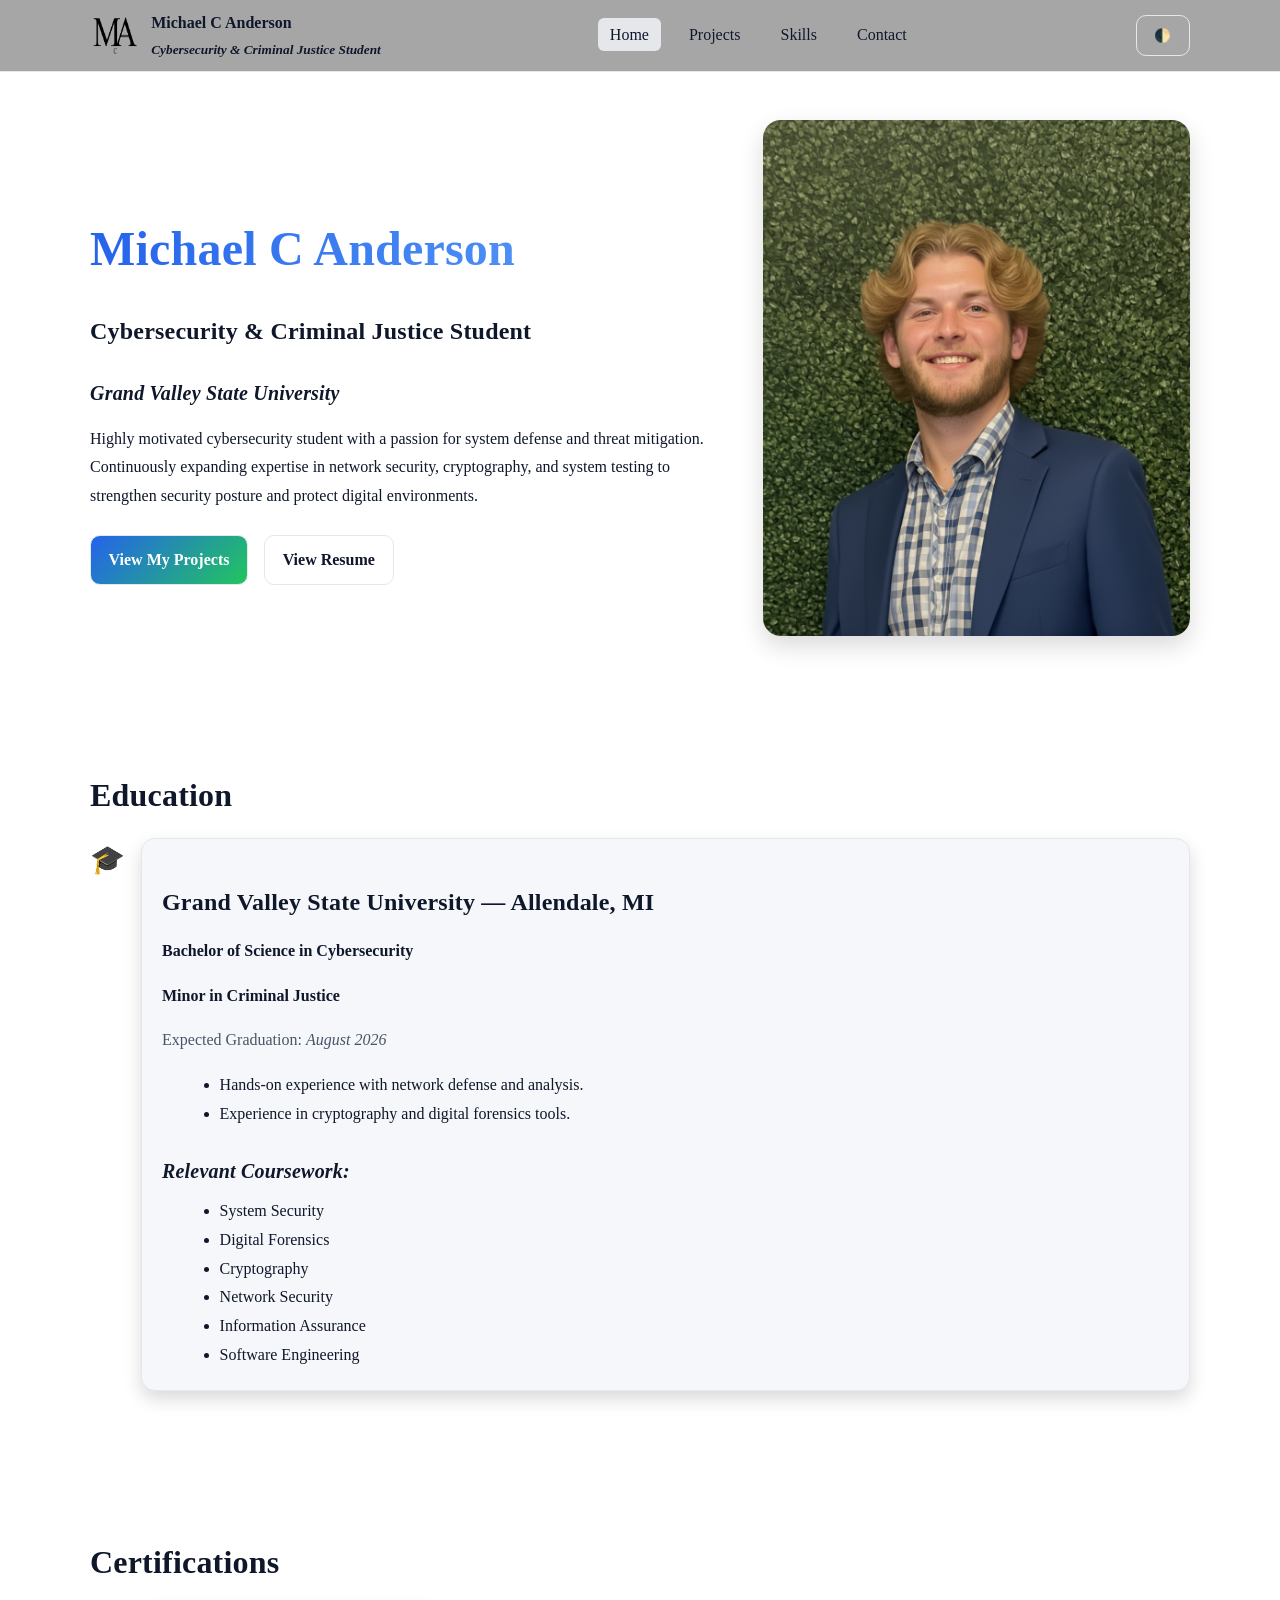
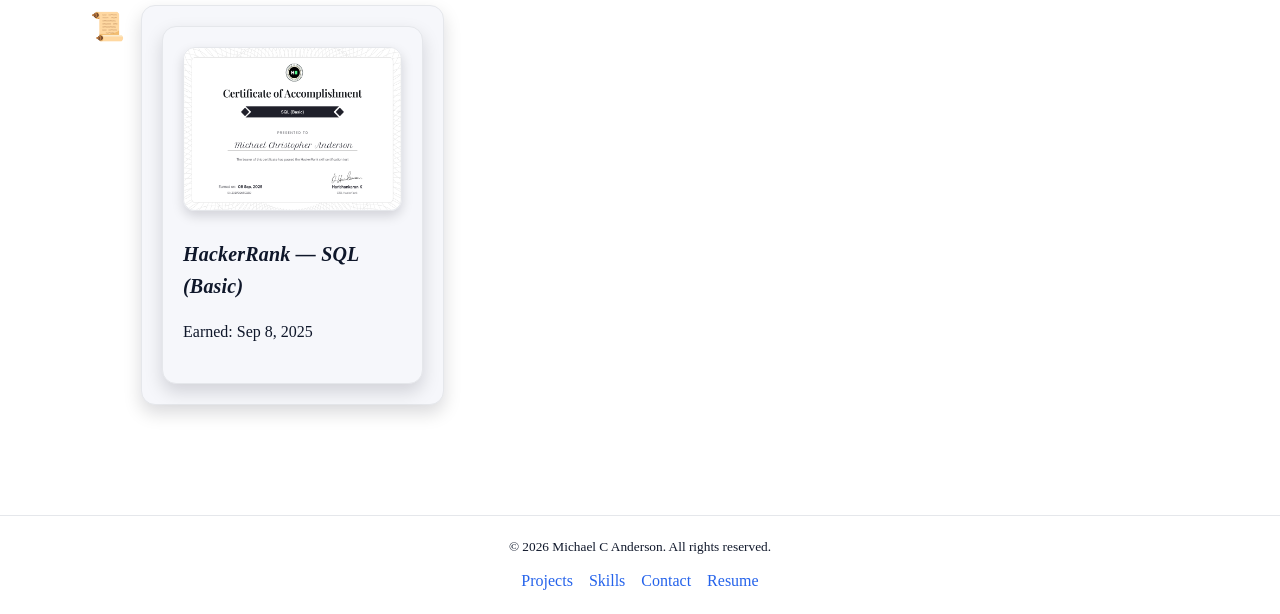
<file: index.html>
<!DOCTYPE html>
<html lang="en">
  <head>
    <meta charset="UTF-8" />
    <meta name="viewport" content="width=device-width, initial-scale=1.0" />
    <meta name="description" content="Michael C Anderson - Resume Portfolio showcasing projects, skills, and accomplishments" />
    <title>Michael C Anderson | Professional Portfolio</title>
    <link rel="stylesheet" href="styles.css" />
  </head>
  <body>
    <!-- ===== Header ===== -->
    <header class="header">
      <nav class="nav container">
        <a class="logo" href="index.html" aria-label="Home">
          <img src="assets/McA logo.png" alt="Michael Anderson Logo" width="50" height="50" />
          <span>
            Michael C Anderson<br />
            <small><em>Cybersecurity & Criminal Justice Student</em></small>
          </span>
        </a>
        <button class="nav-toggle" id="navToggle" aria-label="Toggle navigation">☰</button>
        <ul class="nav-links" id="navLinks">
          <li><a href="index.html" class="active">Home</a></li>
          <li><a href="projects.html">Projects</a></li>
          <li><a href="skills.html">Skills</a></li>
          <li><a href="contact.html">Contact</a></li>
        </ul>
        <button class="btn outline" id="themeToggle" aria-label="Toggle dark mode">🌓</button>
      </nav>
    </header>

    <!-- ===== Hero Section ===== -->
    <main>
      <section class="hero container" id="hero">
        <div class="hero-content">
          <h1 class="gradient-text">Michael C Anderson</h1>
          <h3>Cybersecurity & Criminal Justice Student</h3>
          <h4><em>Grand Valley State University</em></h4>
          <p>
            Highly motivated cybersecurity student with a passion for system defense and threat mitigation. Continuously expanding expertise in network security, cryptography, and system testing to strengthen security posture and protect digital environments.
          </p>
          <div class="actions">
            <a class="btn primary" href="projects.html">View My Projects</a>
            <a class="btn outline" href="assets/MichaelAnderson_Resume.pdf" target="_blank">View Resume</a>
          </div>
        </div>
        <div class="hero-visual">
          <img src="assets/ANDERSON_Finalized_Headshot.jpg" alt="Photo of Michael Anderson" class="headshot" />
        </div>
      </section>

      <!-- ===== Education ===== -->
      <section class="section container" id="education">
        <h2>Education</h2>
        <div class="edu-timeline">
          <div class="edu-item">
            <div class="edu-icon">🎓</div>
            <div class="edu-content card">
              <h3>Grand Valley State University — Allendale, MI</h3>
              <p><strong>Bachelor of Science in Cybersecurity</strong></p>
              <p><strong>Minor in Criminal Justice</strong></p>
              <p class="edu-date">Expected Graduation: <em>August 2026</em></p>
              <ul class="edu-highlights">
                <li>Hands-on experience with network defense and analysis.</li>
                <li>Experience in cryptography and digital forensics tools.</li>
              </ul>
              <h4 class="coursework-title">Relevant Coursework:</h4>
              <ul class="coursework-list">
                <li>System Security</li>
                <li>Digital Forensics</li>
                <li>Cryptography</li>
                <li>Network Security</li>
                <li>Information Assurance</li>
                <li>Software Engineering</li>
              </ul>
            </div>
          </div>
        </div>
      </section>

      <!-- ===== Certifications ===== -->
      <section class="section container" id="certifications">
        <h2>Certifications</h2>
        <div class="grid">
          <div class="edu-item">
            <div class="edu-icon">📜</div>
            <div class="edu-content card">
              <article class="card">
                <a href="assets/certs/SQL Basics Certificate.png" target="_blank" rel="noopener">
                  <img
                    src="assets/certs/SQL Basics Certificate.png"
                    alt="HackerRank Certificate: SQL (Basic) - Michael Christopher Anderson"
                    class="cert-image"
                  />
                </a>
                <h4><em>HackerRank — SQL (Basic)</em></h4>
                <p>Earned: Sep 8, 2025</p>
              </article>
            </div>
          </div>
        </div>
      </section>
    </main>

    <!-- ===== Footer ===== -->
    <footer class="footer">
      <div class="container footer-inner">
        <small>© <span id="year"></span> Michael C Anderson. All rights reserved.</small>
        <nav aria-label="Footer">
          <a href="projects.html">Projects</a>
          <a href="skills.html">Skills</a>
          <a href="contact.html">Contact</a>
          <a href="assets/MichaelAnderson_Resume.pdf" target="_blank">Resume</a>
        </nav>
      </div>
    </footer>

    <script src="script.js"></script>
  </body>
</html>
</file>
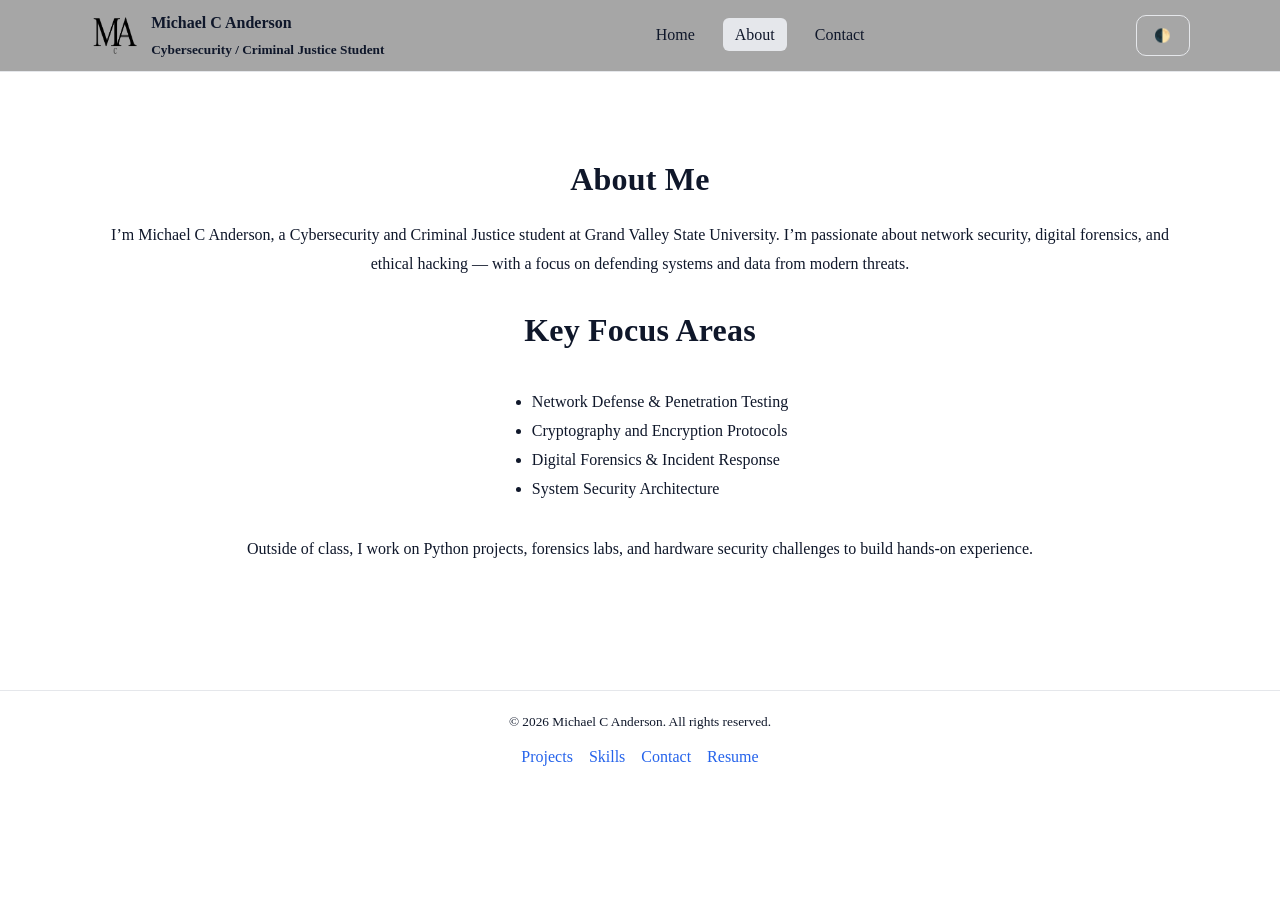
<file: about.html>
<!DOCTYPE html>
<html lang="en">
  <head>
    <meta charset="UTF-8" />
    <meta name="viewport" content="width=device-width, initial-scale=1.0" />
    <title>About — Michael C Anderson Portfolio</title>
    <link rel="stylesheet" href="styles.css" />
  </head>

  <body>
    <header class="header">
      <nav class="nav container">
        <a class="logo" href="index.html">
          <img src="assets/McA logo.png" alt="Michael Anderson Logo" width="50" height="50" />
          <span>
            Michael C Anderson<br />
            <small>Cybersecurity / Criminal Justice Student</small>
          </span>
        </a>

        <button class="nav-toggle" id="navToggle" aria-expanded="false" aria-label="Open menu">☰</button>
        <ul class="nav-links" id="navLinks">
          <li><a href="index.html">Home</a></li>
          <li><a href="about.html" class="active">About</a></li>
          <li><a href="contact.html">Contact</a></li>
        </ul>
        <button class="btn outline" id="themeToggle" aria-label="Toggle dark mode">🌓</button>
      </nav>
    </header>

    <main class="container section" style="text-align:center;">
      <h1>About Me</h1>
      <p>
        I’m Michael C Anderson, a Cybersecurity and Criminal Justice student at Grand Valley State University.
        I’m passionate about network security, digital forensics, and ethical hacking — with a focus on defending systems and data from modern threats.
      </p>

      <h2>Key Focus Areas</h2>
      <ul class="list" style="display:inline-block;text-align:left;">
        <li>Network Defense & Penetration Testing</li>
        <li>Cryptography and Encryption Protocols</li>
        <li>Digital Forensics & Incident Response</li>
        <li>System Security Architecture</li>
      </ul>

      <p>Outside of class, I work on Python projects, forensics labs, and hardware security challenges to build hands-on experience.</p>
    </main>

    <footer class="footer">
      <div class="container footer-inner">
        <small>© <span id="year"></span> Michael C Anderson. All rights reserved.</small>
        <nav aria-label="Footer">
          <a href="projects.html">Projects</a>
          <a href="skills.html">Skills</a>
          <a href="contact.html">Contact</a>
          <a href="assets/MichaelAnderson_Resume.pdf" target="_blank">Resume</a>
        </nav>
      </div>
    </footer>

    <script src="script.js"></script>
  </body>
</html>
</file>
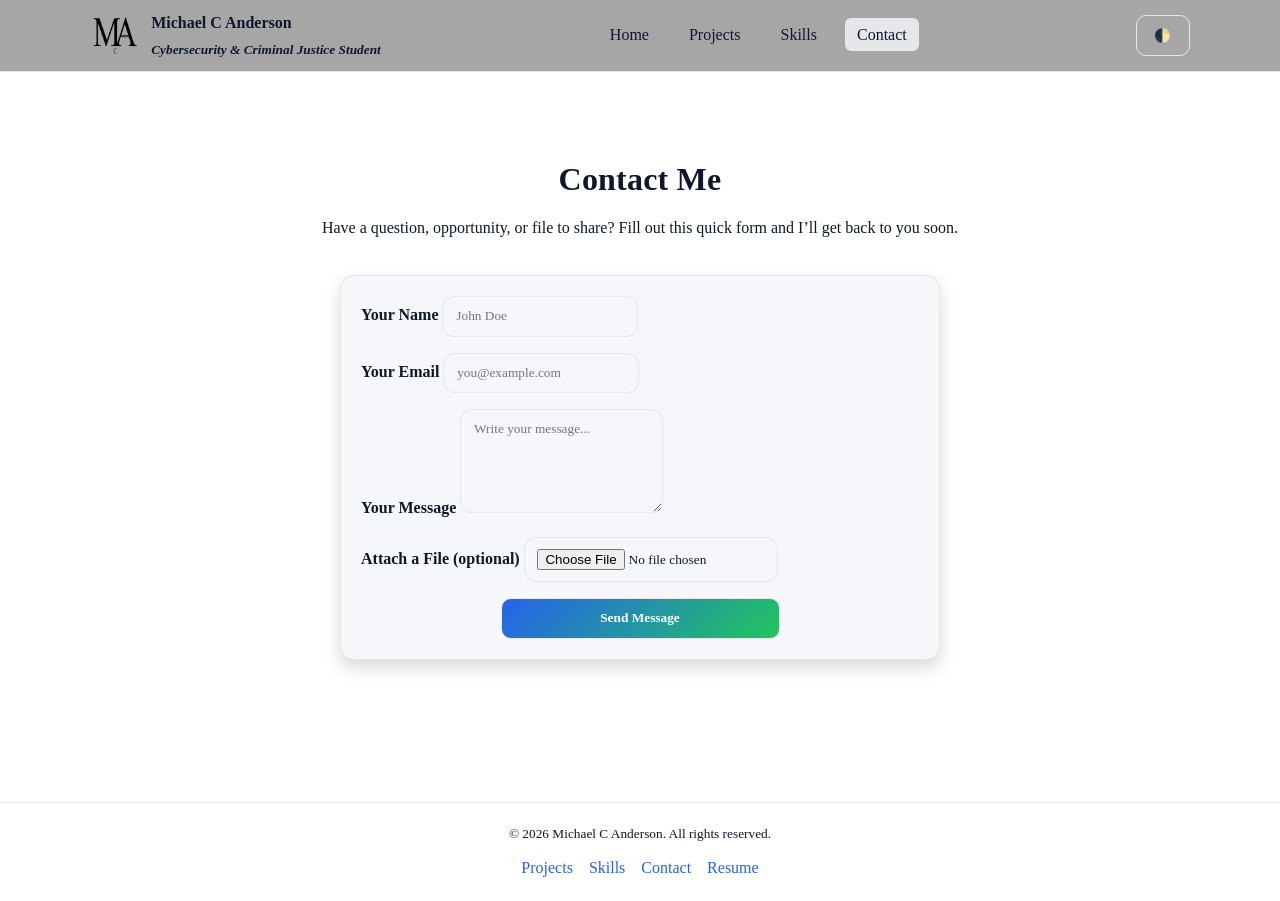
<file: contact.html>
<!DOCTYPE html>
<html lang="en">
<head>
    <meta charset="UTF-8" />
    <meta name="viewport" content="width=device-width, initial-scale=1.0" />
    <meta name="description" content="Contact Michael C Anderson — Cybersecurity & Criminal Justice Student at Grand Valley State University" />
    <title>Contact — Michael C Anderson</title>
    <link rel="stylesheet" href="styles.css" />
</head>

<body>
    <!-- ===== Header ===== -->
    <header class="header">
        <nav class="nav container">
            <a class="logo" href="index.html" aria-label="Home">
                <img src="assets/McA logo.png" alt="Michael Anderson Logo" width="50" height="50" />
                <span>
                    Michael C Anderson<br />
                    <small><em>Cybersecurity & Criminal Justice Student</em></small>
                </span>
            </a>
            <button class="nav-toggle" id="navToggle" aria-label="Toggle navigation">☰</button>
            <ul class="nav-links" id="navLinks">
                <li><a href="index.html">Home</a></li>
                <li><a href="projects.html">Projects</a></li>
                <li><a href="skills.html">Skills</a></li>
                <li><a href="contact.html" class="active">Contact</a></li>
            </ul>
            <button class="btn outline" id="themeToggle" aria-label="Toggle dark mode">🌓</button>
        </nav>
    </header>

    <!-- ===== Contact Section ===== -->
    <main class="container section">
        <h1 style="text-align:center;">Contact Me</h1>
        <p style="text-align:center; max-width:650px; margin:auto;">
            Have a question, opportunity, or file to share? Fill out this quick form and I’ll get back to you soon.
        </p>

        <form class="card contact-form" id="contactForm" action="https://formspree.io/f/xkgqvkoe" method="POST" enctype="multipart/form-data" style="max-width:600px;margin:2rem auto;display:flex;flex-direction:column;gap:1rem;">
            <label>
                <strong>Your Name</strong>
                <input type="text" name="name" placeholder="John Doe" required />
            </label>

            <label>
                <strong>Your Email</strong>
                <input type="email" name="email" placeholder="you@example.com" required />
            </label>

            <label>
                <strong>Your Message</strong>
                <textarea name="message" rows="5" placeholder="Write your message..." required></textarea>
            </label>

            <label>
                <strong>Attach a File (optional)</strong>
                <input type="file" name="upload" />
            </label>

            <button class="btn primary" type="submit" style="align-self:center;width:50%;">Send Message</button>
        </form>
    </main>

    <!-- ===== Footer ===== -->
    <footer class="footer">
        <div class="container footer-inner">
            <small>© <span id="year"></span> Michael C Anderson. All rights reserved.</small>
            <nav aria-label="Footer">
                <a href="projects.html">Projects</a>
                <a href="skills.html">Skills</a>
                <a href="contact.html" class="active">Contact</a>
                <a href="assets/MichaelAnderson_Resume.pdf" target="_blank" rel="noopener">Resume</a>
            </nav>
        </div>
    </footer>

    <script src="script.js"></script>
</body>
</html>
</file>
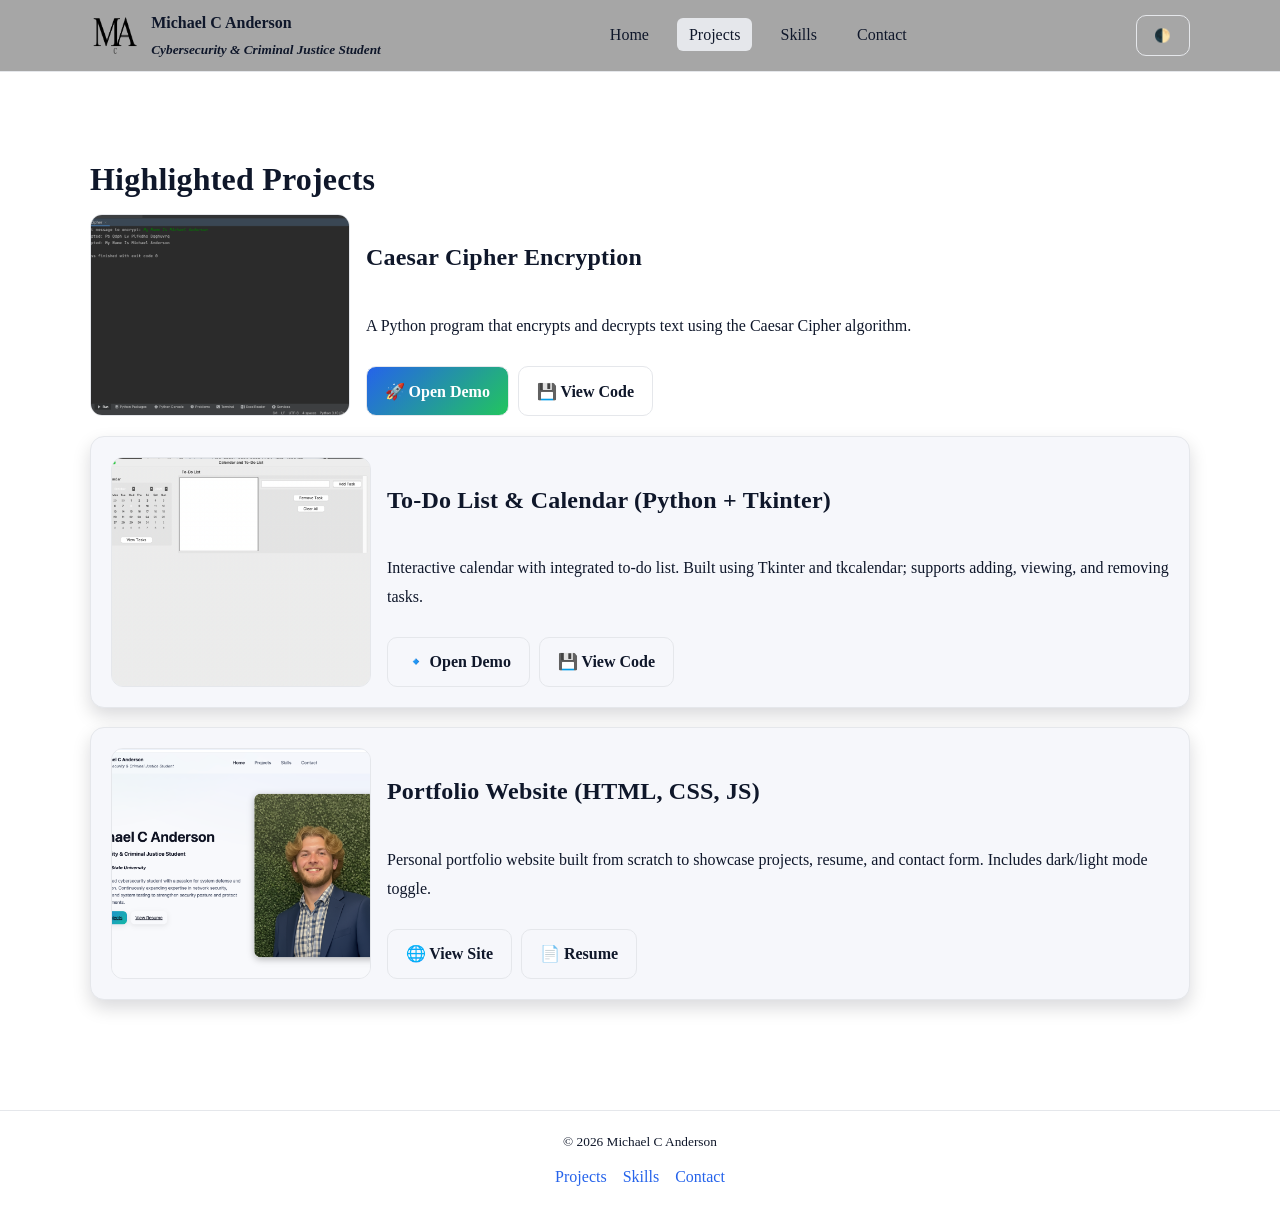
<file: projects.html>
<!DOCTYPE html>
<html lang="en">
<head>
    <meta charset="UTF-8" />
    <meta name="viewport" content="width=device-width, initial-scale=1.0" />
    <title>Projects — Michael C Anderson</title>
    <link rel="stylesheet" href="styles.css" />
</head>
<body>
    <header class="header">
        <nav class="nav container">
            <a class="logo" href="index.html">
                <img src="assets/McA logo.png" alt="Michael Anderson Logo" width="50" height="50" />
                <span>
                    Michael C Anderson<br />
                    <small><em>Cybersecurity & Criminal Justice Student</em></small>
                </span>
            </a>
            <button class="nav-toggle" id="navToggle">☰</button>
            <ul class="nav-links" id="navLinks">
                <li><a href="index.html">Home</a></li>
                <li><a href="projects.html" class="active">Projects</a></li>
                <li><a href="skills.html">Skills</a></li>
                <li><a href="contact.html">Contact</a></li>
            </ul>
            <button class="btn outline" id="themeToggle">🌓</button>
        </nav>
    </header>

    <main class="section container">
        <h1>Highlighted Projects</h1>
        <div class="grid projects-grid">
            <!-- Project 1 -->
            <div class="project-card">
                <img src="assets/project_cipher.jpg" alt="Caesar Cipher Project" />
                <div class="project-body">
                    <h3>Caesar Cipher Encryption</h3>
                    <p>A Python program that encrypts and decrypts text using the Caesar Cipher algorithm.</p>
                    <div class="project-links">
                        <a class="btn primary" href="assets/project_cipher.jpg" target="_blank" rel="noopener">🚀 Open Demo</a>
                        <a class="btn outline" href="https://yourcodeurl.com/CesarCipher.py" target="_blank" rel="noopener">💾 View Code</a>
                    </div>
                </div>
            </div>

            <!-- Project 2 -->
            <article class="card project-card">
                <img src="assets/project_todo.jpg" alt="To-Do List app preview" class="project-image" />
                <div class="project-body">
                    <h3>To-Do List & Calendar (Python + Tkinter)</h3>
                    <p>Interactive calendar with integrated to-do list. Built using Tkinter and tkcalendar; supports adding, viewing, and removing tasks.</p>
                    <div class="project-links">
                        <a class="btn outline" href="assets/project_todo.jpg" target="_blank" rel="noopener">🔹 Open Demo</a>
                        <a class="btn outline" href="https://yourcodeurl.com/main.py" target="_blank" rel="noopener">💾 View Code</a>
                    </div>
                </div>
            </article>

            <!-- Project 3 -->
            <article class="card project-card">
                <img src="assets/project_portfolio.jpg" alt="Portfolio preview" class="project-image" />
                <div class="project-body">
                    <h3>Portfolio Website (HTML, CSS, JS)</h3>
                    <p>Personal portfolio website built from scratch to showcase projects, resume, and contact form. Includes dark/light mode toggle.</p>
                    <div class="project-links">
                        <a class="btn outline" href="index.html" target="_blank">🌐 View Site</a>
                        <a class="btn outline" href="assets/MichaelAnderson_Resume.pdf" target="_blank">📄 Resume</a>
                    </div>
                </div>
            </article>
        </div>
    </main>

    <footer class="footer">
        <div class="container footer-inner">
            <small>© <span id="year"></span> Michael C Anderson</small>
            <nav aria-label="Footer">
                <a href="projects.html" class="active">Projects</a>
                <a href="skills.html">Skills</a>
                <a href="contact.html">Contact</a>
            </nav>
        </div>
    </footer>

    <script src="script.js"></script>
</body>
</html>
</file>
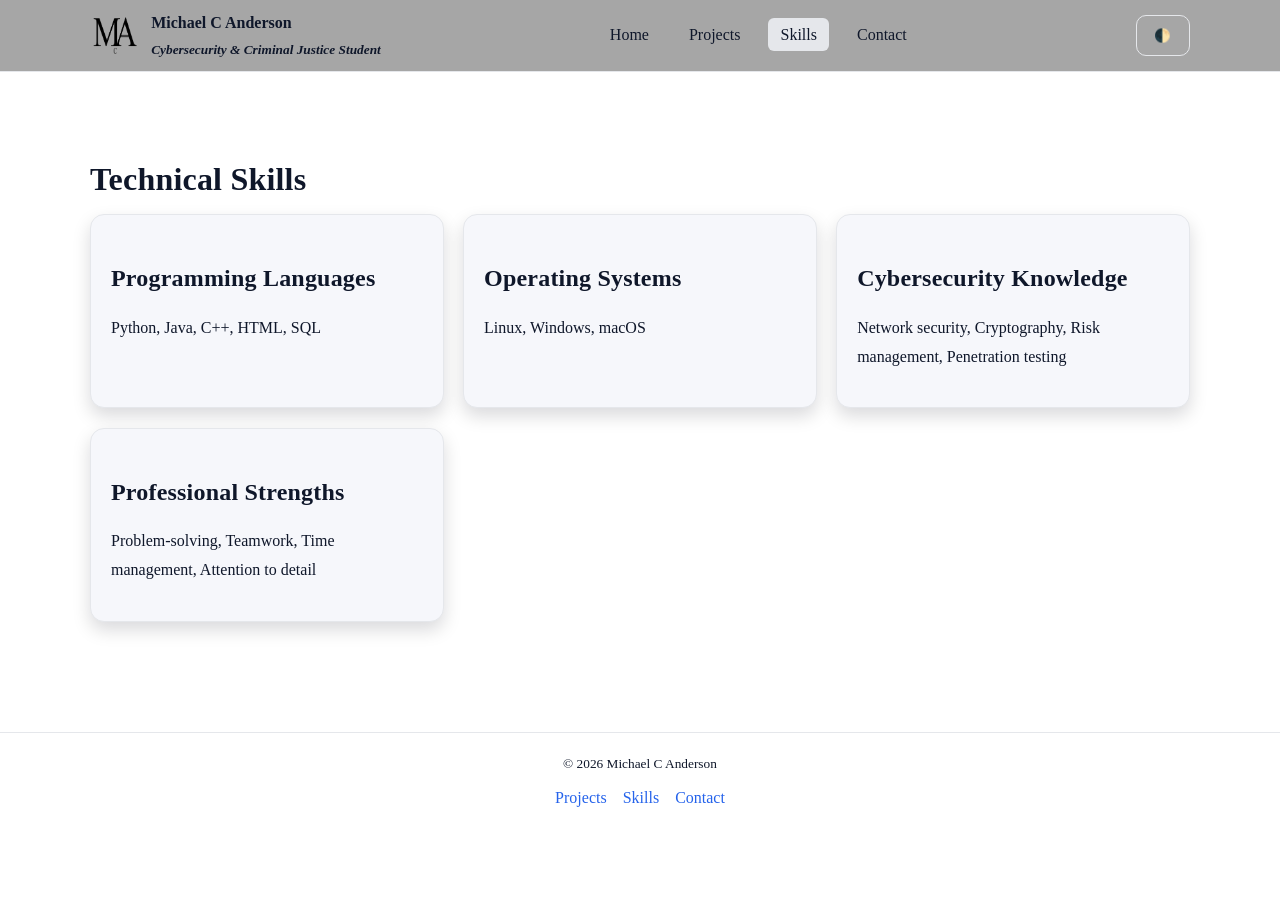
<file: skills.html>
<!DOCTYPE html>
<html lang="en">
<head>
    <meta charset="UTF-8" />
    <meta name="viewport" content="width=device-width, initial-scale=1.0" />
    <title>Skills — Michael C Anderson</title>
    <link rel="stylesheet" href="styles.css" />
</head>
<body>
    <header class="header">
        <nav class="nav container">
            <a class="logo" href="index.html">
                <img src="assets/McA logo.png" alt="Michael Anderson Logo" width="50" height="50" />
                <span>
                    Michael C Anderson<br />
                    <small><em>Cybersecurity & Criminal Justice Student</em></small>
                </span>
            </a>
            <button class="nav-toggle" id="navToggle">☰</button>
            <ul class="nav-links" id="navLinks">
                <li><a href="index.html">Home</a></li>
                <li><a href="projects.html">Projects</a></li>
                <li><a href="skills.html" class="active">Skills</a></li>
                <li><a href="contact.html">Contact</a></li>
            </ul>
            <button class="btn outline" id="themeToggle">🌓</button>
        </nav>
    </header>

    <main class="section container">
        <h1>Technical Skills</h1>
        <div class="grid">
            <article class="card">
                <h3>Programming Languages</h3>
                <p>Python, Java, C++, HTML, SQL</p>
            </article>
            <article class="card">
                <h3>Operating Systems</h3>
                <p>Linux, Windows, macOS</p>
            </article>
            <article class="card">
                <h3>Cybersecurity Knowledge</h3>
                <p>Network security, Cryptography, Risk management, Penetration testing</p>
            </article>
            <article class="card">
                <h3>Professional Strengths</h3>
                <p>Problem-solving, Teamwork, Time management, Attention to detail</p>
            </article>
        </div>
    </main>

    <footer class="footer">
        <div class="container footer-inner">
            <small>© <span id="year"></span> Michael C Anderson</small>
            <nav aria-label="Footer">
                <a href="projects.html">Projects</a>
                <a href="skills.html" class="active">Skills</a>
                <a href="contact.html">Contact</a>
            </nav>
        </div>
    </footer>

    <script src="script.js"></script>
</body>
</html>
</file>
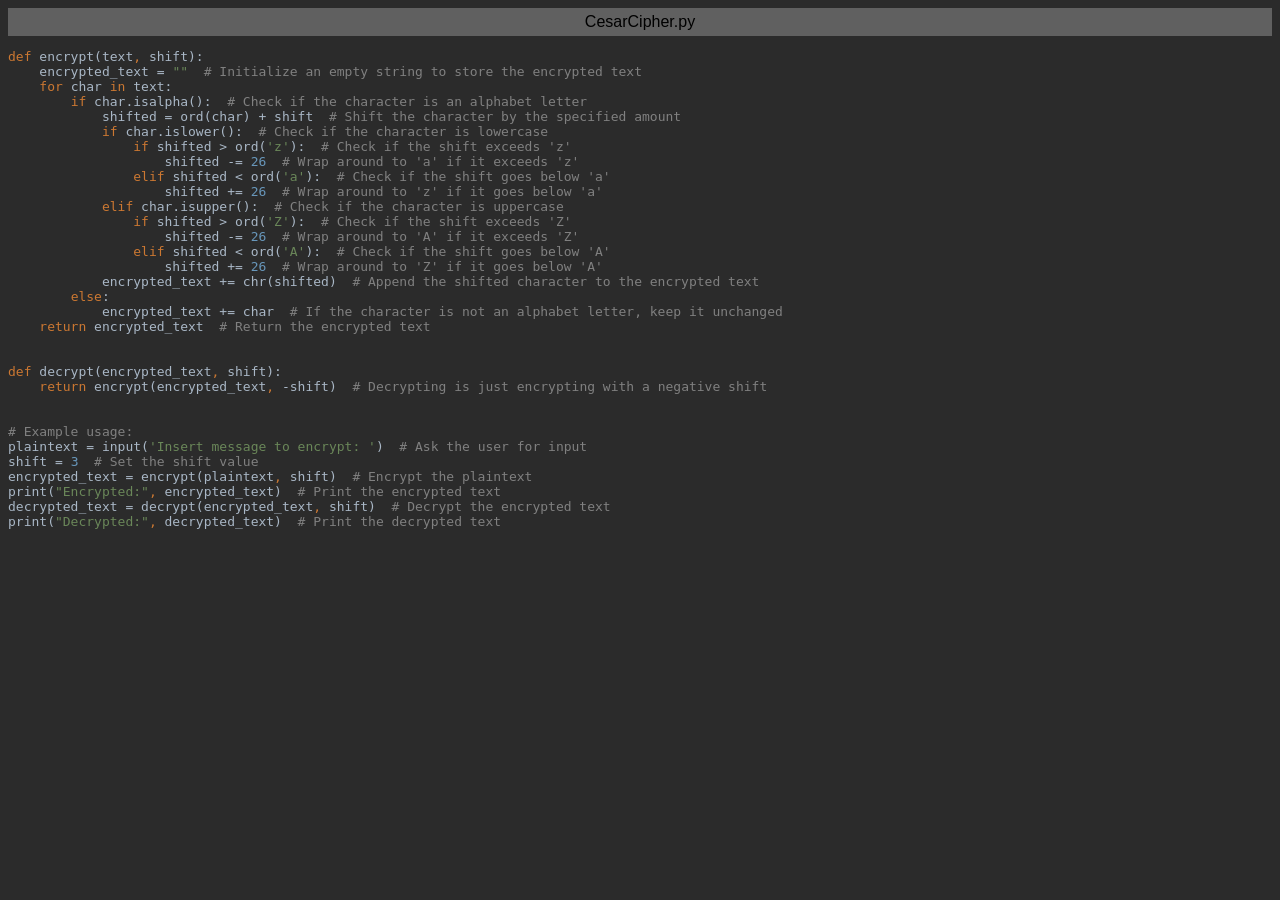
<file: assets/projects/CesarCipher.py.html>
<!-- saved from url=(0096)file:///Users/michaelanderson/PycharmProjects/CesarCipherSystem/exportToHTML/CesarCipher.py.html -->
<html><head><meta http-equiv="Content-Type" content="text/html; charset=UTF-8">
<title>CesarCipher.py</title>

<style type="text/css">
.s0 { color: #cc7832;}
.s1 { color: #a9b7c6;}
.s2 { color: #6a8759;}
.s3 { color: #808080;}
.s4 { color: #6897bb;}
</style>
</head>
<body bgcolor="#2b2b2b">
<table cellspacing="0" cellpadding="5" cols="1" width="100%" bgcolor="#606060">
<tbody><tr><td><center>
<font face="Arial, Helvetica" color="#000000">
CesarCipher.py</font>
</center></td></tr></tbody></table>
<pre><span class="s0">def </span><span class="s1">encrypt(text</span><span class="s0">, </span><span class="s1">shift):</span>
    <span class="s1">encrypted_text = </span><span class="s2">""  </span><span class="s3"># Initialize an empty string to store the encrypted text</span>
    <span class="s0">for </span><span class="s1">char </span><span class="s0">in </span><span class="s1">text:</span>
        <span class="s0">if </span><span class="s1">char.isalpha():  </span><span class="s3"># Check if the character is an alphabet letter</span>
            <span class="s1">shifted = ord(char) + shift  </span><span class="s3"># Shift the character by the specified amount</span>
            <span class="s0">if </span><span class="s1">char.islower():  </span><span class="s3"># Check if the character is lowercase</span>
                <span class="s0">if </span><span class="s1">shifted &gt; ord(</span><span class="s2">'z'</span><span class="s1">):  </span><span class="s3"># Check if the shift exceeds 'z'</span>
                    <span class="s1">shifted -= </span><span class="s4">26  </span><span class="s3"># Wrap around to 'a' if it exceeds 'z'</span>
                <span class="s0">elif </span><span class="s1">shifted &lt; ord(</span><span class="s2">'a'</span><span class="s1">):  </span><span class="s3"># Check if the shift goes below 'a'</span>
                    <span class="s1">shifted += </span><span class="s4">26  </span><span class="s3"># Wrap around to 'z' if it goes below 'a'</span>
            <span class="s0">elif </span><span class="s1">char.isupper():  </span><span class="s3"># Check if the character is uppercase</span>
                <span class="s0">if </span><span class="s1">shifted &gt; ord(</span><span class="s2">'Z'</span><span class="s1">):  </span><span class="s3"># Check if the shift exceeds 'Z'</span>
                    <span class="s1">shifted -= </span><span class="s4">26  </span><span class="s3"># Wrap around to 'A' if it exceeds 'Z'</span>
                <span class="s0">elif </span><span class="s1">shifted &lt; ord(</span><span class="s2">'A'</span><span class="s1">):  </span><span class="s3"># Check if the shift goes below 'A'</span>
                    <span class="s1">shifted += </span><span class="s4">26  </span><span class="s3"># Wrap around to 'Z' if it goes below 'A'</span>
            <span class="s1">encrypted_text += chr(shifted)  </span><span class="s3"># Append the shifted character to the encrypted text</span>
        <span class="s0">else</span><span class="s1">:</span>
            <span class="s1">encrypted_text += char  </span><span class="s3"># If the character is not an alphabet letter, keep it unchanged</span>
    <span class="s0">return </span><span class="s1">encrypted_text  </span><span class="s3"># Return the encrypted text</span>


<span class="s0">def </span><span class="s1">decrypt(encrypted_text</span><span class="s0">, </span><span class="s1">shift):</span>
    <span class="s0">return </span><span class="s1">encrypt(encrypted_text</span><span class="s0">, </span><span class="s1">-shift)  </span><span class="s3"># Decrypting is just encrypting with a negative shift</span>


<span class="s3"># Example usage:</span>
<span class="s1">plaintext = input(</span><span class="s2">'Insert message to encrypt: '</span><span class="s1">)  </span><span class="s3"># Ask the user for input</span>
<span class="s1">shift = </span><span class="s4">3  </span><span class="s3"># Set the shift value</span>
<span class="s1">encrypted_text = encrypt(plaintext</span><span class="s0">, </span><span class="s1">shift)  </span><span class="s3"># Encrypt the plaintext</span>
<span class="s1">print(</span><span class="s2">"Encrypted:"</span><span class="s0">, </span><span class="s1">encrypted_text)  </span><span class="s3"># Print the encrypted text</span>
<span class="s1">decrypted_text = decrypt(encrypted_text</span><span class="s0">, </span><span class="s1">shift)  </span><span class="s3"># Decrypt the encrypted text</span>
<span class="s1">print(</span><span class="s2">"Decrypted:"</span><span class="s0">, </span><span class="s1">decrypted_text)  </span><span class="s3"># Print the decrypted text</span>
</pre>

</body></html>
</file>
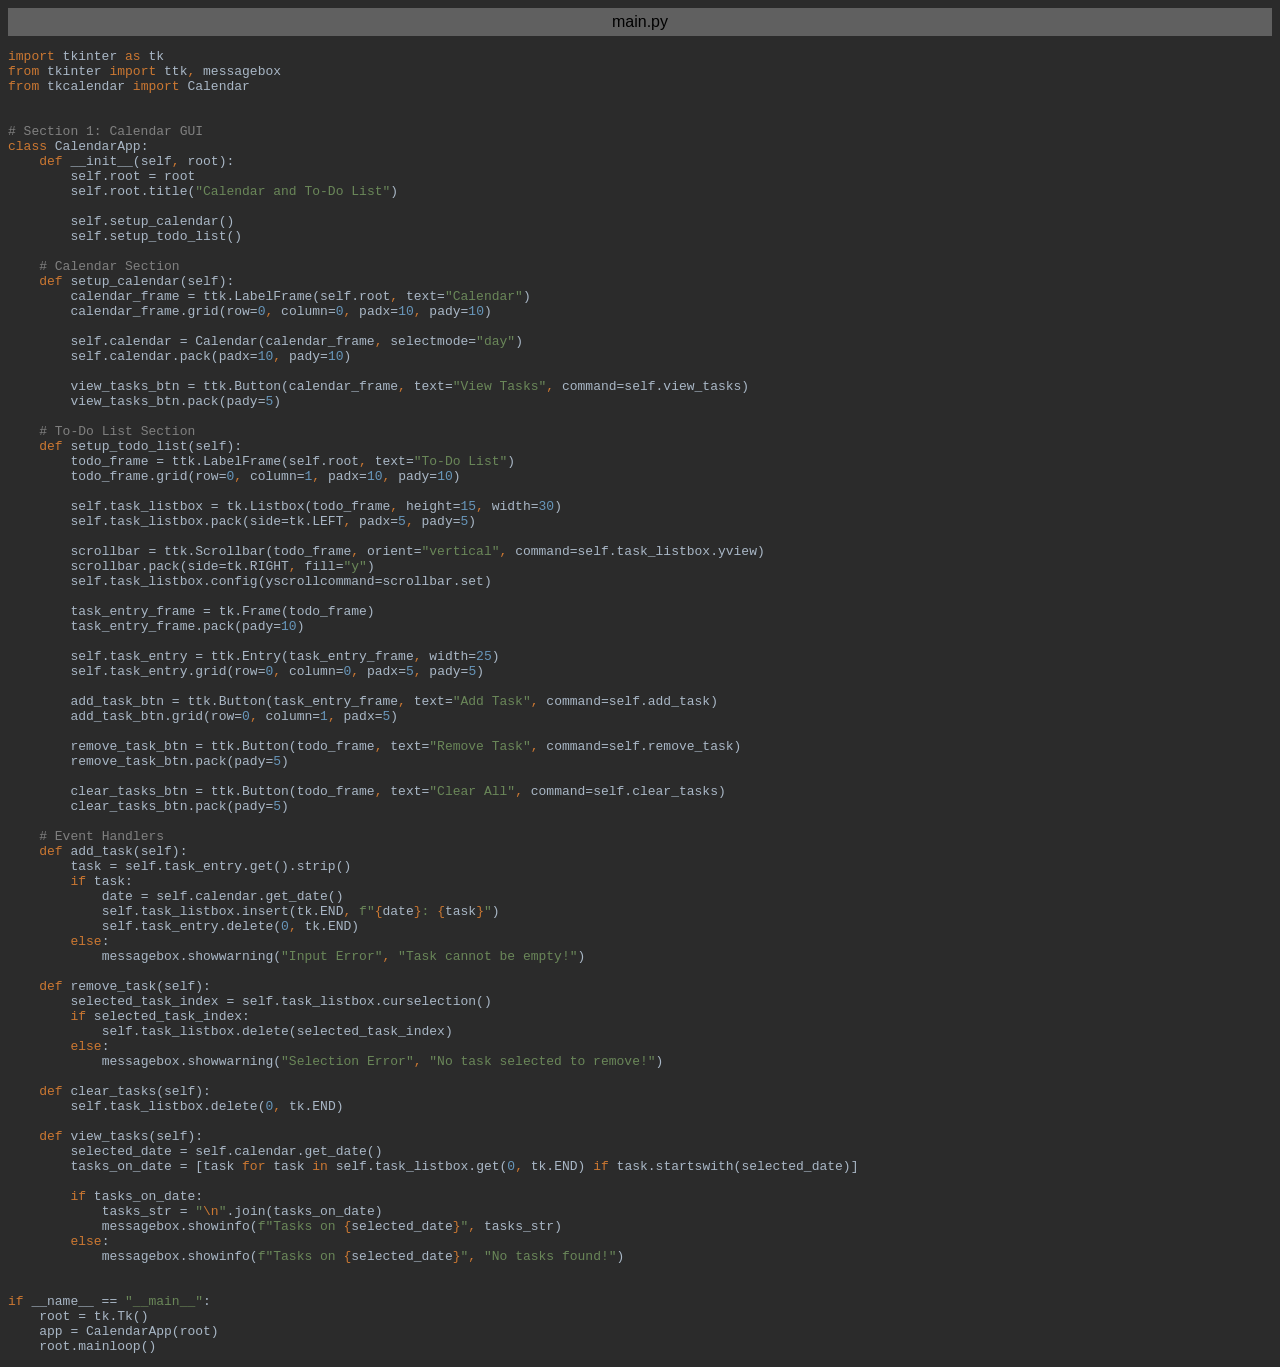
<file: assets/projects/main.py.html>
<!-- saved from url=(0086)file:///Users/michaelanderson/PycharmProjects/to%20do%20list/exportToHTML/main.py.html -->
<html><head><meta http-equiv="Content-Type" content="text/html; charset=UTF-8">
<title>main.py</title>

<style type="text/css">
.s0 { color: #cc7832;}
.s1 { color: #a9b7c6;}
.s2 { color: #808080;}
.s3 { color: #6a8759;}
.s4 { color: #6897bb;}
</style>
</head>
<body bgcolor="#2b2b2b">
<table cellspacing="0" cellpadding="5" cols="1" width="100%" bgcolor="#606060">
<tbody><tr><td><center>
<font face="Arial, Helvetica" color="#000000">
main.py</font>
</center></td></tr></tbody></table>
<pre><span class="s0">import </span><span class="s1">tkinter </span><span class="s0">as </span><span class="s1">tk</span>
<span class="s0">from </span><span class="s1">tkinter </span><span class="s0">import </span><span class="s1">ttk</span><span class="s0">, </span><span class="s1">messagebox</span>
<span class="s0">from </span><span class="s1">tkcalendar </span><span class="s0">import </span><span class="s1">Calendar</span>


<span class="s2"># Section 1: Calendar GUI</span>
<span class="s0">class </span><span class="s1">CalendarApp:</span>
    <span class="s0">def </span><span class="s1">__init__(self</span><span class="s0">, </span><span class="s1">root):</span>
        <span class="s1">self.root = root</span>
        <span class="s1">self.root.title(</span><span class="s3">"Calendar and To-Do List"</span><span class="s1">)</span>

        <span class="s1">self.setup_calendar()</span>
        <span class="s1">self.setup_todo_list()</span>

    <span class="s2"># Calendar Section</span>
    <span class="s0">def </span><span class="s1">setup_calendar(self):</span>
        <span class="s1">calendar_frame = ttk.LabelFrame(self.root</span><span class="s0">, </span><span class="s1">text=</span><span class="s3">"Calendar"</span><span class="s1">)</span>
        <span class="s1">calendar_frame.grid(row=</span><span class="s4">0</span><span class="s0">, </span><span class="s1">column=</span><span class="s4">0</span><span class="s0">, </span><span class="s1">padx=</span><span class="s4">10</span><span class="s0">, </span><span class="s1">pady=</span><span class="s4">10</span><span class="s1">)</span>

        <span class="s1">self.calendar = Calendar(calendar_frame</span><span class="s0">, </span><span class="s1">selectmode=</span><span class="s3">"day"</span><span class="s1">)</span>
        <span class="s1">self.calendar.pack(padx=</span><span class="s4">10</span><span class="s0">, </span><span class="s1">pady=</span><span class="s4">10</span><span class="s1">)</span>

        <span class="s1">view_tasks_btn = ttk.Button(calendar_frame</span><span class="s0">, </span><span class="s1">text=</span><span class="s3">"View Tasks"</span><span class="s0">, </span><span class="s1">command=self.view_tasks)</span>
        <span class="s1">view_tasks_btn.pack(pady=</span><span class="s4">5</span><span class="s1">)</span>

    <span class="s2"># To-Do List Section</span>
    <span class="s0">def </span><span class="s1">setup_todo_list(self):</span>
        <span class="s1">todo_frame = ttk.LabelFrame(self.root</span><span class="s0">, </span><span class="s1">text=</span><span class="s3">"To-Do List"</span><span class="s1">)</span>
        <span class="s1">todo_frame.grid(row=</span><span class="s4">0</span><span class="s0">, </span><span class="s1">column=</span><span class="s4">1</span><span class="s0">, </span><span class="s1">padx=</span><span class="s4">10</span><span class="s0">, </span><span class="s1">pady=</span><span class="s4">10</span><span class="s1">)</span>

        <span class="s1">self.task_listbox = tk.Listbox(todo_frame</span><span class="s0">, </span><span class="s1">height=</span><span class="s4">15</span><span class="s0">, </span><span class="s1">width=</span><span class="s4">30</span><span class="s1">)</span>
        <span class="s1">self.task_listbox.pack(side=tk.LEFT</span><span class="s0">, </span><span class="s1">padx=</span><span class="s4">5</span><span class="s0">, </span><span class="s1">pady=</span><span class="s4">5</span><span class="s1">)</span>

        <span class="s1">scrollbar = ttk.Scrollbar(todo_frame</span><span class="s0">, </span><span class="s1">orient=</span><span class="s3">"vertical"</span><span class="s0">, </span><span class="s1">command=self.task_listbox.yview)</span>
        <span class="s1">scrollbar.pack(side=tk.RIGHT</span><span class="s0">, </span><span class="s1">fill=</span><span class="s3">"y"</span><span class="s1">)</span>
        <span class="s1">self.task_listbox.config(yscrollcommand=scrollbar.set)</span>

        <span class="s1">task_entry_frame = tk.Frame(todo_frame)</span>
        <span class="s1">task_entry_frame.pack(pady=</span><span class="s4">10</span><span class="s1">)</span>

        <span class="s1">self.task_entry = ttk.Entry(task_entry_frame</span><span class="s0">, </span><span class="s1">width=</span><span class="s4">25</span><span class="s1">)</span>
        <span class="s1">self.task_entry.grid(row=</span><span class="s4">0</span><span class="s0">, </span><span class="s1">column=</span><span class="s4">0</span><span class="s0">, </span><span class="s1">padx=</span><span class="s4">5</span><span class="s0">, </span><span class="s1">pady=</span><span class="s4">5</span><span class="s1">)</span>

        <span class="s1">add_task_btn = ttk.Button(task_entry_frame</span><span class="s0">, </span><span class="s1">text=</span><span class="s3">"Add Task"</span><span class="s0">, </span><span class="s1">command=self.add_task)</span>
        <span class="s1">add_task_btn.grid(row=</span><span class="s4">0</span><span class="s0">, </span><span class="s1">column=</span><span class="s4">1</span><span class="s0">, </span><span class="s1">padx=</span><span class="s4">5</span><span class="s1">)</span>

        <span class="s1">remove_task_btn = ttk.Button(todo_frame</span><span class="s0">, </span><span class="s1">text=</span><span class="s3">"Remove Task"</span><span class="s0">, </span><span class="s1">command=self.remove_task)</span>
        <span class="s1">remove_task_btn.pack(pady=</span><span class="s4">5</span><span class="s1">)</span>

        <span class="s1">clear_tasks_btn = ttk.Button(todo_frame</span><span class="s0">, </span><span class="s1">text=</span><span class="s3">"Clear All"</span><span class="s0">, </span><span class="s1">command=self.clear_tasks)</span>
        <span class="s1">clear_tasks_btn.pack(pady=</span><span class="s4">5</span><span class="s1">)</span>

    <span class="s2"># Event Handlers</span>
    <span class="s0">def </span><span class="s1">add_task(self):</span>
        <span class="s1">task = self.task_entry.get().strip()</span>
        <span class="s0">if </span><span class="s1">task:</span>
            <span class="s1">date = self.calendar.get_date()</span>
            <span class="s1">self.task_listbox.insert(tk.END</span><span class="s0">, </span><span class="s3">f"</span><span class="s0">{</span><span class="s1">date</span><span class="s0">}</span><span class="s3">: </span><span class="s0">{</span><span class="s1">task</span><span class="s0">}</span><span class="s3">"</span><span class="s1">)</span>
            <span class="s1">self.task_entry.delete(</span><span class="s4">0</span><span class="s0">, </span><span class="s1">tk.END)</span>
        <span class="s0">else</span><span class="s1">:</span>
            <span class="s1">messagebox.showwarning(</span><span class="s3">"Input Error"</span><span class="s0">, </span><span class="s3">"Task cannot be empty!"</span><span class="s1">)</span>

    <span class="s0">def </span><span class="s1">remove_task(self):</span>
        <span class="s1">selected_task_index = self.task_listbox.curselection()</span>
        <span class="s0">if </span><span class="s1">selected_task_index:</span>
            <span class="s1">self.task_listbox.delete(selected_task_index)</span>
        <span class="s0">else</span><span class="s1">:</span>
            <span class="s1">messagebox.showwarning(</span><span class="s3">"Selection Error"</span><span class="s0">, </span><span class="s3">"No task selected to remove!"</span><span class="s1">)</span>

    <span class="s0">def </span><span class="s1">clear_tasks(self):</span>
        <span class="s1">self.task_listbox.delete(</span><span class="s4">0</span><span class="s0">, </span><span class="s1">tk.END)</span>

    <span class="s0">def </span><span class="s1">view_tasks(self):</span>
        <span class="s1">selected_date = self.calendar.get_date()</span>
        <span class="s1">tasks_on_date = [task </span><span class="s0">for </span><span class="s1">task </span><span class="s0">in </span><span class="s1">self.task_listbox.get(</span><span class="s4">0</span><span class="s0">, </span><span class="s1">tk.END) </span><span class="s0">if </span><span class="s1">task.startswith(selected_date)]</span>

        <span class="s0">if </span><span class="s1">tasks_on_date:</span>
            <span class="s1">tasks_str = </span><span class="s3">"</span><span class="s0">\n</span><span class="s3">"</span><span class="s1">.join(tasks_on_date)</span>
            <span class="s1">messagebox.showinfo(</span><span class="s3">f"Tasks on </span><span class="s0">{</span><span class="s1">selected_date</span><span class="s0">}</span><span class="s3">"</span><span class="s0">, </span><span class="s1">tasks_str)</span>
        <span class="s0">else</span><span class="s1">:</span>
            <span class="s1">messagebox.showinfo(</span><span class="s3">f"Tasks on </span><span class="s0">{</span><span class="s1">selected_date</span><span class="s0">}</span><span class="s3">"</span><span class="s0">, </span><span class="s3">"No tasks found!"</span><span class="s1">)</span>


<span class="s0">if </span><span class="s1">__name__ == </span><span class="s3">"__main__"</span><span class="s1">:</span>
    <span class="s1">root = tk.Tk()</span>
    <span class="s1">app = CalendarApp(root)</span>
    <span class="s1">root.mainloop()</span>
</pre>

</body></html>
</file>
<file: styles.css>
/* =========================================================
   Michael C Anderson Portfolio Stylesheet
   ========================================================= */

:root {
  --bg: #ffffff;
  --card: #f6f7fb;
  --text: #0f172a;
  --muted: #475569;
  --brand: #2563eb;
  --brand-2: #22c55e;
  --accent: #60a5fa;
  --border: #e5e7eb;
  --shadow: rgba(2, 6, 23, .15);
}

/* Dark theme */
html[data-theme="dark"] {
  --bg: #0b1220;
  --card: #111927;
  --text: #e5e7eb;
  --muted: #94a3b8;
  --brand: #60a5fa;
  --brand-2: #34d399;
  --accent: #93c5fd;
  --border: #2a3550;
  --shadow: rgba(0, 0, 0, 0.45);
}
/* Reset & Global Layout */
* {
  box-sizing: border-box;
}

html, body {
  margin: 0;
  padding: 0;
  background: var(--bg);
  color: var(--text);
  font-family: "Times New Roman", Times, serif;
  font-size: 16px;
  line-height: 1.6;
}

/* Typography */
h1, h2, h3, h4, h5, h6 {
  font-family: "Times New Roman", Times, serif;
  font-weight: 700;
  letter-spacing: 0.2px;
  margin-bottom: 0.6rem;
  color: var(--text);
}

p, li {
  font-size: 1rem;
  line-height: 1.8;
}

a {
  color: var(--brand);
  text-decoration: none;
}
a:hover {
  text-decoration: underline;
}

img {
  max-width: 100%;
  display: block;
  border-radius: 10px;
}

/* Containers */
.container {
  width: min(1100px, 92%);
  margin-inline: auto;
}

/* Header / Navigation */
.header {
  position: sticky;
  top: 0;
  background: rgba(0, 0, 0, 0.35);
  backdrop-filter: blur(8px);
  border-bottom: 1px solid var(--border);
  z-index: 20;
}

.nav {
  display: flex;
  align-items: center;
  justify-content: space-between;
  gap: 1rem;
  padding: 10px 0;
}

.logo {
  display: flex;
  align-items: center;
  gap: 0.7rem;
  font-weight: bold;
  color: var(--text);
}

.logo img {
  border-radius: 12px;
}

.nav-toggle {
  display: none;
  border: 1px solid var(--border);
  background: transparent;
  color: var(--text);
  padding: 0.5rem 0.7rem;
  border-radius: 10px;
}

.nav-links {
  display: flex;
  align-items: center;
  gap: 1rem;
  list-style: none;
  margin: 0;
  padding: 0;
}

.nav-links a {
  font-family: "Times New Roman", Times, serif;
  padding: 0.5rem 0.75rem;
  border-radius: 6px;
  color: var(--text);
  transition: background 0.3s ease;
}

.nav-links a.active,
.nav-links a:hover {
  background: var(--border);
}

.btn {
  border-radius: 10px;
  padding: 0.7rem 1.1rem;
  font-family: "Times New Roman", Times, serif;
  font-weight: 600;
  border: 1px solid var(--border);
  cursor: pointer;
  transition: background 0.3s ease, color 0.3s ease;
  text-decoration: none;
}

.btn.primary {
  background: linear-gradient(135deg, var(--brand), var(--brand-2));
  color: #fff;
}

.btn.primary:hover {
  background: linear-gradient(135deg, var(--brand-2), var(--brand));
}

.btn.outline {
  background: transparent;
  color: var(--text);
}

.btn.outline:hover {
  background: var(--border);
}

/* Hero Section */
.hero {
  display: grid;
  grid-template-columns: 1.2fr 0.8fr;
  align-items: center;
  gap: 2rem;
  padding: 3rem 0;
}

.hero .headshot {
  border-radius: 18px;
  box-shadow: 0 10px 25px var(--shadow);
}

.gradient-text {
  font-size: clamp(28px, 4vw, 48px);
  font-weight: 800;
  background: linear-gradient(90deg, var(--brand), var(--accent));
  -webkit-background-clip: text;
  -webkit-text-fill-color: transparent;
}

.actions {
  display: flex;
  gap: 1rem;
  margin-top: 1.5rem;
}

/* Sections */
.section {
  padding: 60px 0;
}

h2 {
  font-size: clamp(22px, 3vw, 32px);
  margin-bottom: 1rem;
}

h3 {
  font-size: clamp(18px, 2.2vw, 24px);
}

h4 {
  font-size: clamp(16px, 2vw, 20px);
  font-style: italic;
}

.muted {
  color: var(--muted);
}

.muted.xs {
  font-size: 0.85rem;
}

/* Card Style */
.card {
  background: var(--card);
  border: 1px solid var(--border);
  border-radius: 14px;
  padding: 20px;
  box-shadow: 0 8px 18px var(--shadow);
  transition: transform 0.2s ease;
}
.card:hover {
  transform: translateY(-4px);
}

/* Education Timeline */
.edu-timeline {
  display: grid;
  gap: 1rem;
}

.edu-item {
  display: grid;
  grid-template-columns: auto 1fr;
  gap: 1rem;
}

.edu-icon {
  font-size: 28px;
}

.edu-date {
  color: var(--muted);
}

.coursework-list,
.edu-highlights {
  margin: 0.4rem 0 0 1.1rem;
}

/* Grid Layouts */
.grid {
  display: grid;
  gap: 1.2rem;
  grid-template-columns: repeat(12, 1fr);
}

.grid > * {
  grid-column: span 12;
}

@media (min-width: 700px) {
  .grid > * {
    grid-column: span 6;
  }
}

@media (min-width: 980px) {
  .grid > * {
    grid-column: span 4;
  }
}

/* Certifications */
.cert-image {
  border-radius: 12px;
  border: 1px solid var(--border);
  box-shadow: 0 5px 12px var(--shadow);
}

/* Projects Page */
.projects-grid {
  grid-template-columns: repeat(12, 1fr);
}

.projects-grid .project-card {
  grid-column: span 12;
}

@media (min-width: 760px) {
  .projects-grid .project-card {
    display: grid;
    grid-template-columns: 260px 1fr;
    gap: 1rem;
    align-items: stretch;
  }
}

.project-card img {
  height: 100%;
  width: 100%;
  object-fit: cover;
  border-radius: 12px;
  border: 1px solid var(--border);
}

.project-body {
  display: flex;
  flex-direction: column;
  gap: 0.6rem;
}

.tags {
  display: flex;
  flex-wrap: wrap;
  gap: 0.5rem;
  list-style: none;
  margin: 0.2rem 0 0 0;
  padding: 0;
}

.tags li {
  background: rgba(79, 121, 255, 0.15);
  border: 1px solid var(--border);
  padding: 0.25rem 0.6rem;
  border-radius: 999px;
  color: var(--text);
  font-size: 0.9rem;
}

.project-links {
  display: flex;
  gap: 0.6rem;
  margin-top: auto;
}

/* Skills */
.pill-list {
  display: flex;
  flex-wrap: wrap;
  gap: 0.6rem;
  list-style: none;
  margin: 0.5rem 0 0 0;
  padding: 0;
}

.pill-list li {
  background: var(--card);
  border: 1px solid var(--border);
  padding: 0.4rem 0.7rem;
  border-radius: 999px;
}

/* Contact Form */
.contact-form {
  max-width: 720px;
  margin-top: 1rem;
}

.form-row {
  display: flex;
  flex-direction: column;
  gap: 0.4rem;
  margin: 0.5rem 0;
}

input, textarea {
  background: transparent;
  color: var(--text);
  border: 1px solid var(--border);
  border-radius: 12px;
  padding: 0.7rem 0.8rem;
  font-family: "Times New Roman", Times, serif;
}

input:focus, textarea:focus {
  outline: 2px solid var(--brand);
  border-color: transparent;
}

/* Footer */
.footer {
  border-top: 1px solid var(--border);
  padding: 20px 0;
  margin-top: 50px;
  text-align: center;
}

.footer-inner {
  display: flex;
  flex-direction: column;
  align-items: center;
  gap: 0.7rem;
}

.footer nav {
  display: flex;
  gap: 1rem;
  flex-wrap: wrap;
  justify-content: center;
}

/* Responsive Navigation */
@media (max-width: 860px) {
  .hero {
    grid-template-columns: 1fr;
  }

  .nav-toggle {
    display: inline-block;
  }

  .nav-links {
    display: none;
    position: absolute;
    right: 4%;
    top: 64px;
    background: var(--card);
    border: 1px solid var(--border);
    border-radius: 12px;
    padding: 0.6rem;
    flex-direction: column;
    width: min(220px, 92%);
  }

  .nav-links.open {
    display: flex;
  }
}
</file>
